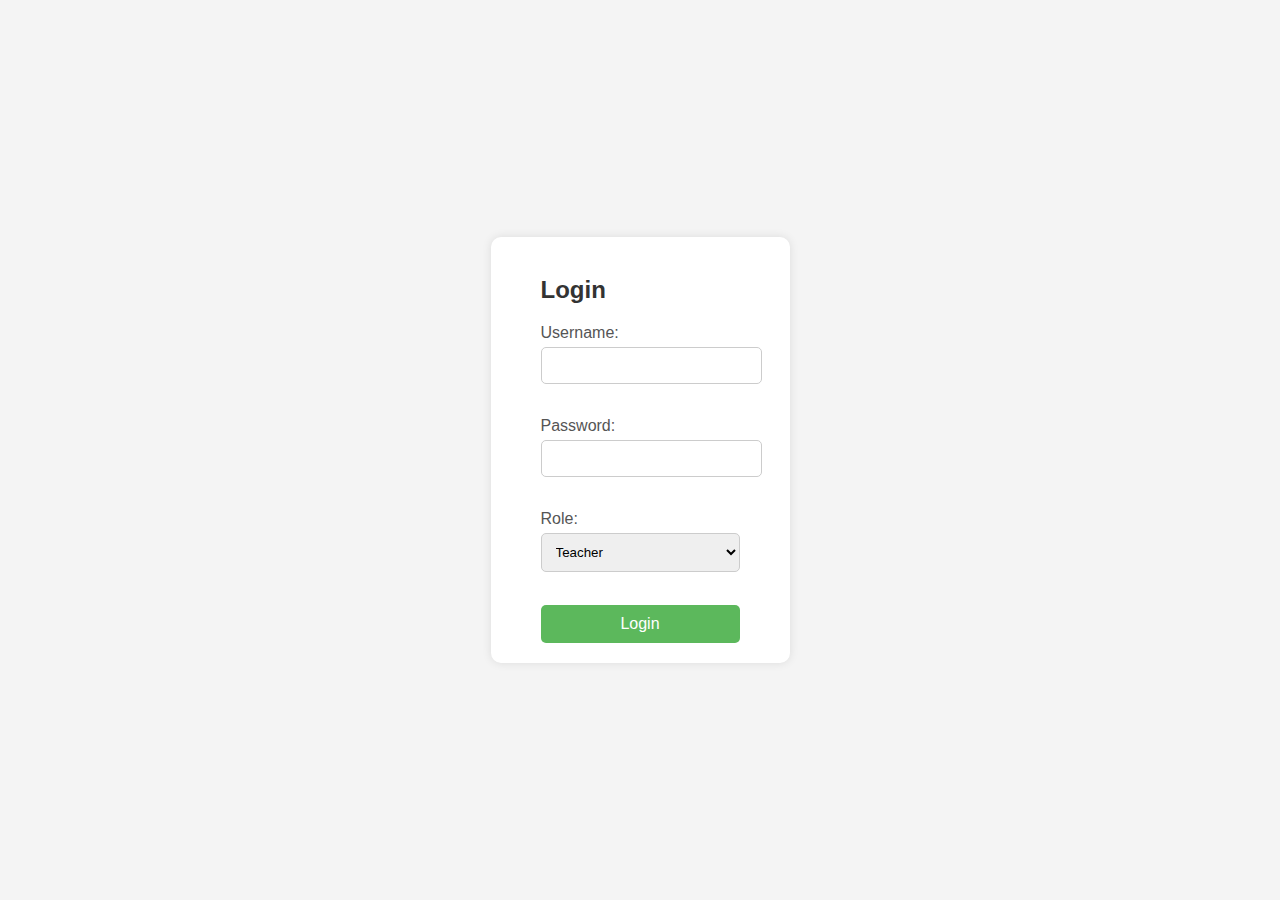
<file: index.html>
<!DOCTYPE html>
<html lang="en">
<head>
    <meta charset="UTF-8">
    <meta name="viewport" content="width=device-width, initial-scale=1.0">
    <title>Login</title>
    <link rel="stylesheet" href="style.css">
</head>
<body>
    <div class="container">
        <h2>Login</h2>
        <form id="loginForm">
            <label for="username">Username:</label>
            <input type="text" id="username" name="username" required><br><br>
            
            <label for="password">Password:</label>
            <input type="password" id="password" name="password" required><br><br>
            
            <label for="role">Role:</label>
            <select id="role" name="role">
                <option value="teacher">Teacher</option>
                <option value="student">Student</option>
            </select><br><br>
            
            <button type="submit">Login</button>
        </form>
    </div>
    <script src="scripts.js"></script>
</body>
</html>
</file>
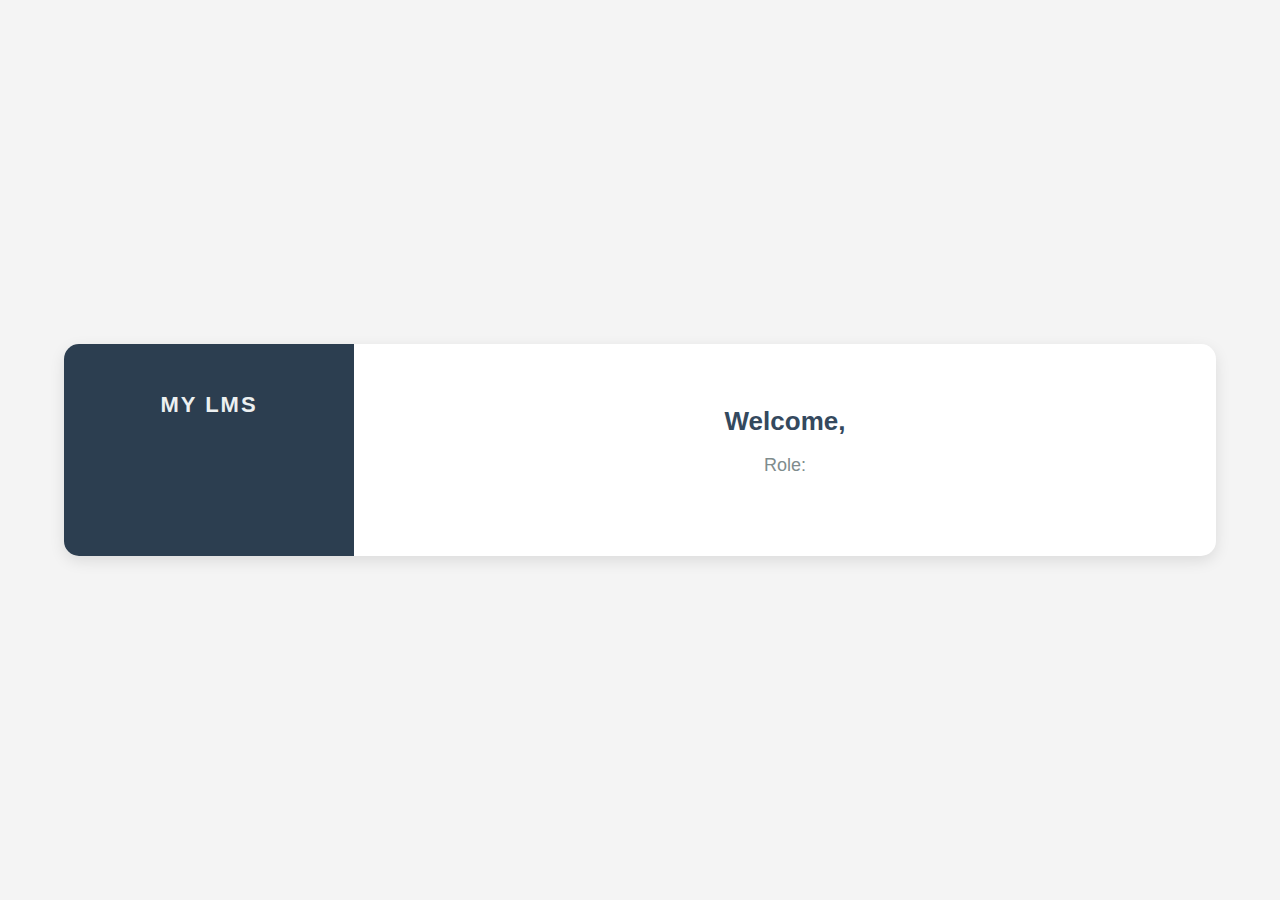
<file: dashboard.html>
<!DOCTYPE html>
<html lang="en">
  <head>
    <meta charset="UTF-8" />
    <meta name="viewport" content="width=device-width, initial-scale=1.0" />
    <title>Dashboard</title>
    <!-- Link to the separate dashboard CSS file -->
    <link rel="stylesheet" href="styless.css" />
  </head>
  <body>
    <div class="dashboard-container">
      <div class="sidebar">
        <h2>My LMS</h2>
        <ul id="sidebarMenu">
          <li id="menuTeacher" style="display: none">
            <a href="uploadss_materials.html">Upload Materials</a>
            <a href="performance_check.html">View Student Performance</a>
            <a href="manage_courses.html">Manage Courses</a>
            <a href="lecture.html">Lectures</a>
            <a href="forum.html">Forum</a>
            <a href="request.html">Requests</a>
            <a href="notice.html">Notices</a>
            <a href="watch_time.html">Watch Time</a>
          </li>
          <li id="menuStudent" style="display: none">
            <a href="view_materials.html">View Materials</a>
            <a href="take_exam.html">Take Exam</a>
            <a href="view_grades.html">View Grades</a>
          </li>
        </ul>
      </div>
      <div class="content">
        <div class="header">
          <h2>Welcome, <span id="usernameDisplay"></span></h2>
          <p>Role: <span id="roleDisplay"></span></p>
        </div>
        <div class="card-container">
          <div class="card" id="teacherDashboard" style="display: none">
            <h3>Teacher Dashboard</h3>
            <p>Manage your courses, materials, and track student progress.</p>
          </div>
          <div class="card" id="studentDashboard" style="display: none">
            <h3>Student Dashboard</h3>
            <p>
              Access your course materials, take exams, and view your grades.
            </p>
          </div>
        </div>
      </div>
    </div>
    <script>
      const role = localStorage.getItem("role");
      const username = localStorage.getItem("username");

      document.getElementById("roleDisplay").textContent =
        role.charAt(0).toUpperCase() + role.slice(1);
      document.getElementById("usernameDisplay").textContent = username;

      if (role === "teacher") {
        document.getElementById("teacherDashboard").style.display = "block";
        document.getElementById("menuTeacher").style.display = "block";
      } else if (role === "student") {
        document.getElementById("studentDashboard").style.display = "block";
        document.getElementById("menuStudent").style.display = "block";
      }
    </script>
  </body>
</html>
</file>
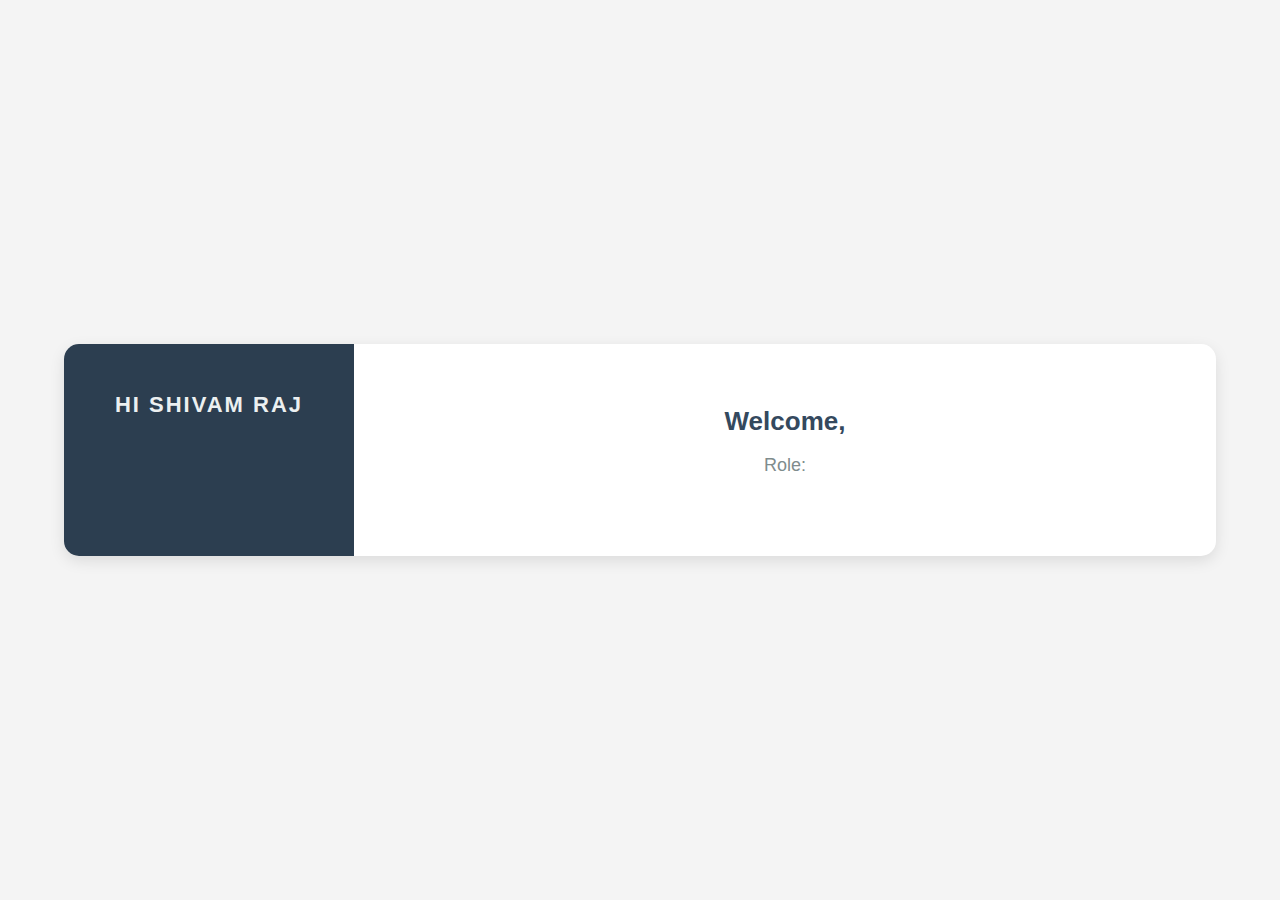
<file: dashboard2.html>
<!DOCTYPE html>
<html lang="en">
  <head>
    <meta charset="UTF-8" />
    <meta name="viewport" content="width=device-width, initial-scale=1.0" />
    <title>Dashboard</title>
    <link rel="stylesheet" href="styless.css" />
  </head>
  <body>
    <div class="dashboard-container">
      <div class="sidebar">
        <h2>Hi Shivam Raj</h2>
        <ul id="sidebarMenu">
          <li id="menuTeacher" style="display: none">
            <a href="uploadss_materials.html">Upload Materials</a>
            <a href="performance_check.html">View Student Performance</a>
            <a href="manage_courses.html">Manage Courses</a> -->
            <a href="lecture.html">Lectures</a>
            <a href="forum.html">Forum</a>
            <a href="request.html">Requests</a>
            <a href="notice.html">Notices</a>
            <a href="watch_time.html">Watch Time</a>
          </li>
          <li id="menuStudent" style="display: none">
            <a href="view_materials.html">View Materials</a>
            <a href="take_exam.html">Take Exam</a>
            <a href="view_grades.html">View Grades</a>
            <a href="lecture.html">Lectures</a>
            <a href="forum.html">Forum</a>
            <a href="request.html">Requests</a>
            <a href="notice.html">Notices</a>
            <a href="watch_time.html">Watch Time</a>
          </li>
        </ul>
      </div>
      <div class="content">
        <div class="header">
          <h2>Welcome, <span id="usernameDisplay"></span></h2>
          <p>Role: <span id="roleDisplay"></span></p>
        </div>
        <div class="card-container">
          <div class="card" id="teacherDashboard" style="display: none">
            <h3>Teacher Dashboard</h3>
            <p>Manage your courses, materials, and track student progress.</p>
          </div>
          <div class="card" id="studentDashboard" style="display: none">
            <h3>Student Dashboard</h3>
            <p>
              Access your course materials, take exams, and view your grades.
            </p>
          </div>
        </div>
      </div>
    </div>
    <script>
      const role = localStorage.getItem("role");
      const username = localStorage.getItem("username");

      document.getElementById("roleDisplay").textContent =
        role.charAt(0).toUpperCase() + role.slice(1);
      document.getElementById("usernameDisplay").textContent = username;

      if (role === "teacher") {
        document.getElementById("teacherDashboard").style.display = "block";
        document.getElementById("menuTeacher").style.display = "block";
      } else if (role === "student") {
        document.getElementById("studentDashboard").style.display = "block";
        document.getElementById("menuStudent").style.display = "block";
      }
    </script>
  </body>
</html>
</file>
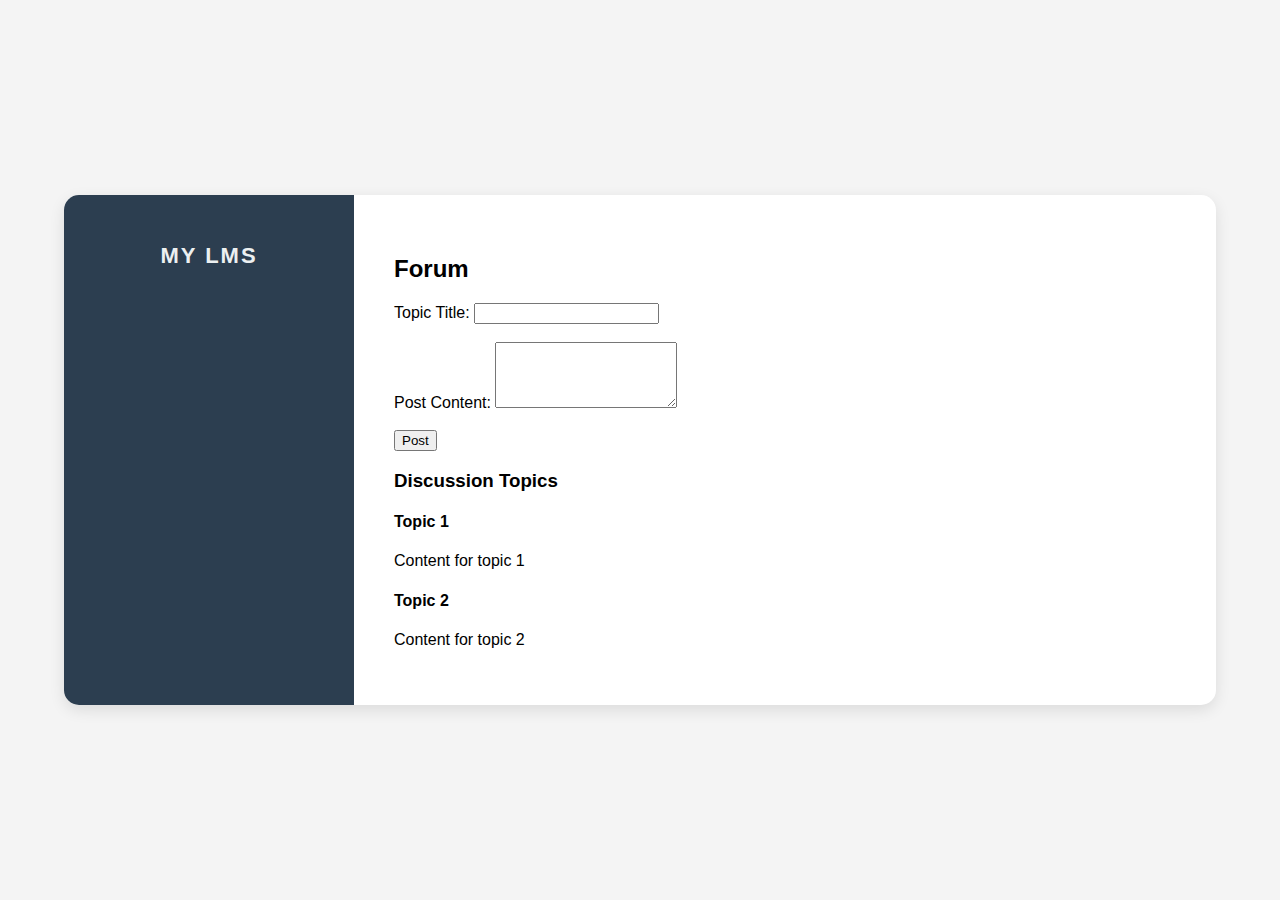
<file: forum.html>
<!DOCTYPE html>
<html lang="en">
  <head>
    <meta charset="UTF-8" />
    <meta name="viewport" content="width=device-width, initial-scale=1.0" />
    <title>Forum</title>
    <link rel="stylesheet" href="styless.css" />
  </head>
  <body>
    <div class="dashboard-container">
      <div class="sidebar">
        <h2>My LMS</h2>
        <ul id="sidebarMenu">
          <li id="menuTeacher" style="display: none">
            <a href="upload_materials.html">Upload Materials</a>
            <a href="view_students.html">View Student Performance</a>
            <a href="manage_courses.html">Manage Courses</a>
            <a href="lecture.html">Lectures</a>
            <a href="forum.html">Forum</a>
            <a href="request.html">Requests</a>
            <a href="notice.html">Notices</a>
            <a href="watch_time.html">Watch Time</a>
          </li>
          <li id="menuStudent" style="display: none">
            <a href="view_materials.html">View Materials</a>
            <a href="take_exam.html">Take Exam</a>
            <a href="view_grades.html">View Grades</a>
            <a href="lecture.html">Lectures</a>
            <a href="forum.html">Forum</a>
            <a href="request.html">Requests</a>
            <a href="notice.html">Notices</a>
            <a href="watch_time.html">Watch Time</a>
          </li>
        </ul>
      </div>
      <div class="content">
        <h2>Forum</h2>
        <form id="postForm">
          <label for="topicTitle">Topic Title:</label>
          <input
            type="text"
            id="topicTitle"
            name="topicTitle"
            required
          /><br /><br />

          <label for="postContent">Post Content:</label>
          <textarea
            id="postContent"
            name="postContent"
            rows="4"
            required
          ></textarea
          ><br /><br />

          <button type="submit">Post</button>
        </form>
        <h3>Discussion Topics</h3>
        <div id="forumTopics">
          <!-- Existing topics will be displayed here -->
        </div>
      </div>
    </div>

    <script>
      // Sample data for existing topics (In a real application, this would come from a backend server)
      const existingTopics = [
        { title: "Topic 1", content: "Content for topic 1" },
        { title: "Topic 2", content: "Content for topic 2" },
      ];

      function displayTopics() {
        const forumTopics = document.getElementById("forumTopics");
        forumTopics.innerHTML = "";

        existingTopics.forEach((topic) => {
          const topicDiv = document.createElement("div");
          topicDiv.classList.add("topic");
          topicDiv.innerHTML = `
                    <h4>${topic.title}</h4>
                    <p>${topic.content}</p>
                `;
          forumTopics.appendChild(topicDiv);
        });
      }

      document
        .getElementById("postForm")
        .addEventListener("submit", function (event) {
          event.preventDefault();

          const title = document.getElementById("topicTitle").value;
          const content = document.getElementById("postContent").value;

          if (title && content) {
            // Add new topic to the list (In a real application, you would send this to a server)
            existingTopics.push({ title, content });
            displayTopics();

            // Clear the form
            document.getElementById("topicTitle").value = "";
            document.getElementById("postContent").value = "";
          }
        });

      // Display existing topics on page load
      displayTopics();
    </script>
  </body>
</html>
</file>
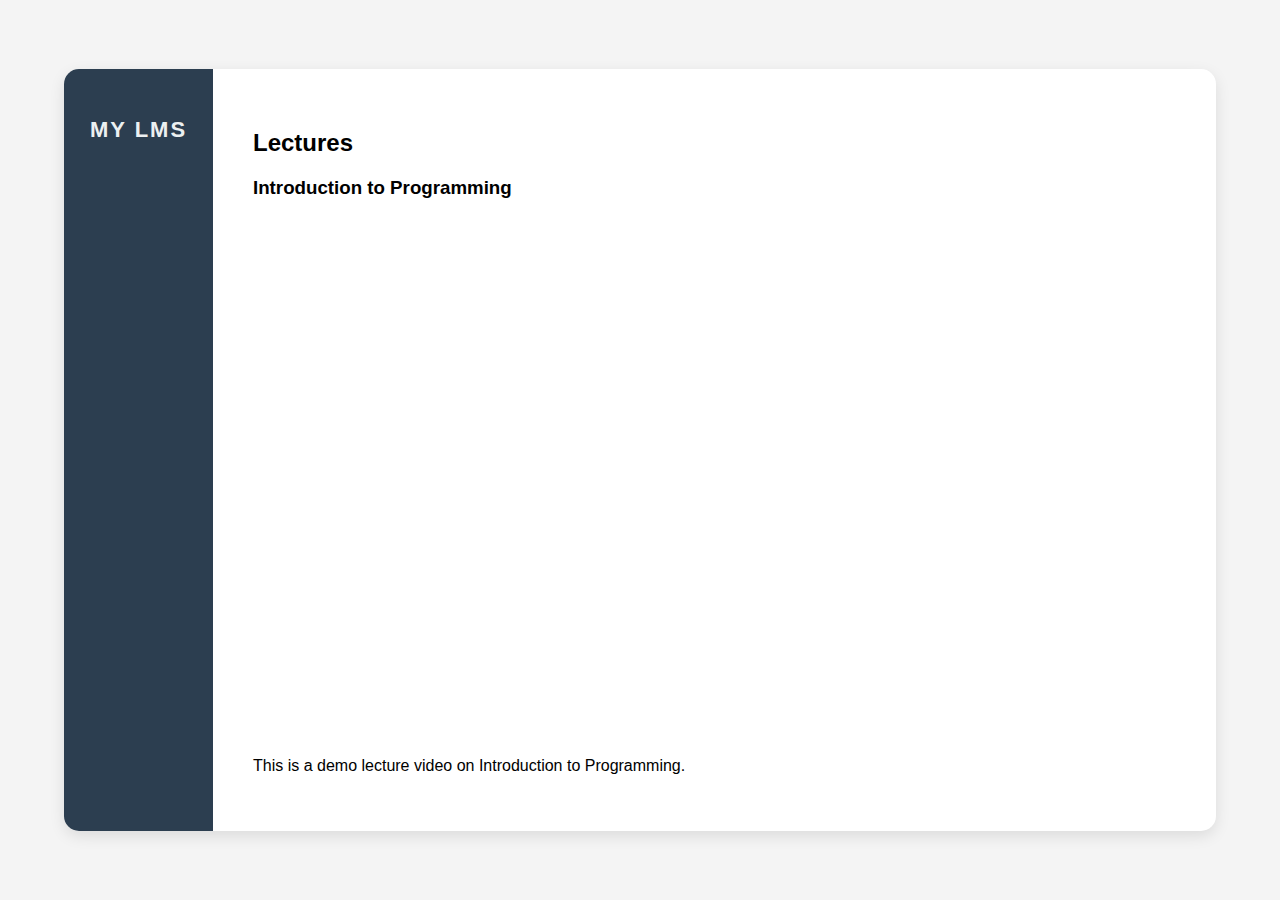
<file: lecture.html>
<!DOCTYPE html>
<html lang="en">
  <head>
    <meta charset="UTF-8" />
    <meta name="viewport" content="width=device-width, initial-scale=1.0" />
    <title>Lectures</title>
    <link rel="stylesheet" href="styless.css" />
  </head>
  <body>
    <div class="dashboard-container">
      <div class="sidebar">
        <h2>My LMS</h2>
        <ul id="sidebarMenu">
          <li id="menuTeacher" style="display: none">
            <a href="upload_materials.html">Upload Materials</a>
            <a href="view_students.html">View Student Performance</a>
            <a href="manage_courses.html">Manage Courses</a>
            <a href="lecture.html">Lectures</a>
            <a href="forum.html">Forum</a>
            <a href="request.html">Requests</a>
            <a href="notice.html">Notices</a>
            <a href="watch_time.html">Watch Time</a>
          </li>
          <li id="menuStudent" style="display: none">
            <a href="view_materials.html">View Materials</a>
            <a href="take_exam.html">Take Exam</a>
            <a href="view_grades.html">View Grades</a>
            <a href="lecture.html">Lectures</a>
            <a href="forum.html">Forum</a>
            <a href="request.html">Requests</a>
            <a href="notice.html">Notices</a>
            <a href="watch_time.html">Watch Time</a>
          </li>
        </ul>
      </div>
      <div class="content">
        <h2>Lectures</h2>
        <div class="video-container">
          <h3>Introduction to Programming</h3>
          <iframe
            width="923"
            height="519"
            src="https://www.youtube.com/embed/Vc_PU5RGDz8"
            title="Experience Galgotias University: A Virtual Tour"
            frameborder="0"
            allow="accelerometer; autoplay; clipboard-write; encrypted-media; gyroscope; picture-in-picture; web-share"
            referrerpolicy="strict-origin-when-cross-origin"
            allowfullscreen
          ></iframe>
          <p>This is a demo lecture video on Introduction to Programming.</p>
        </div>
      </div>
    </div>
  </body>
</html>
</file>
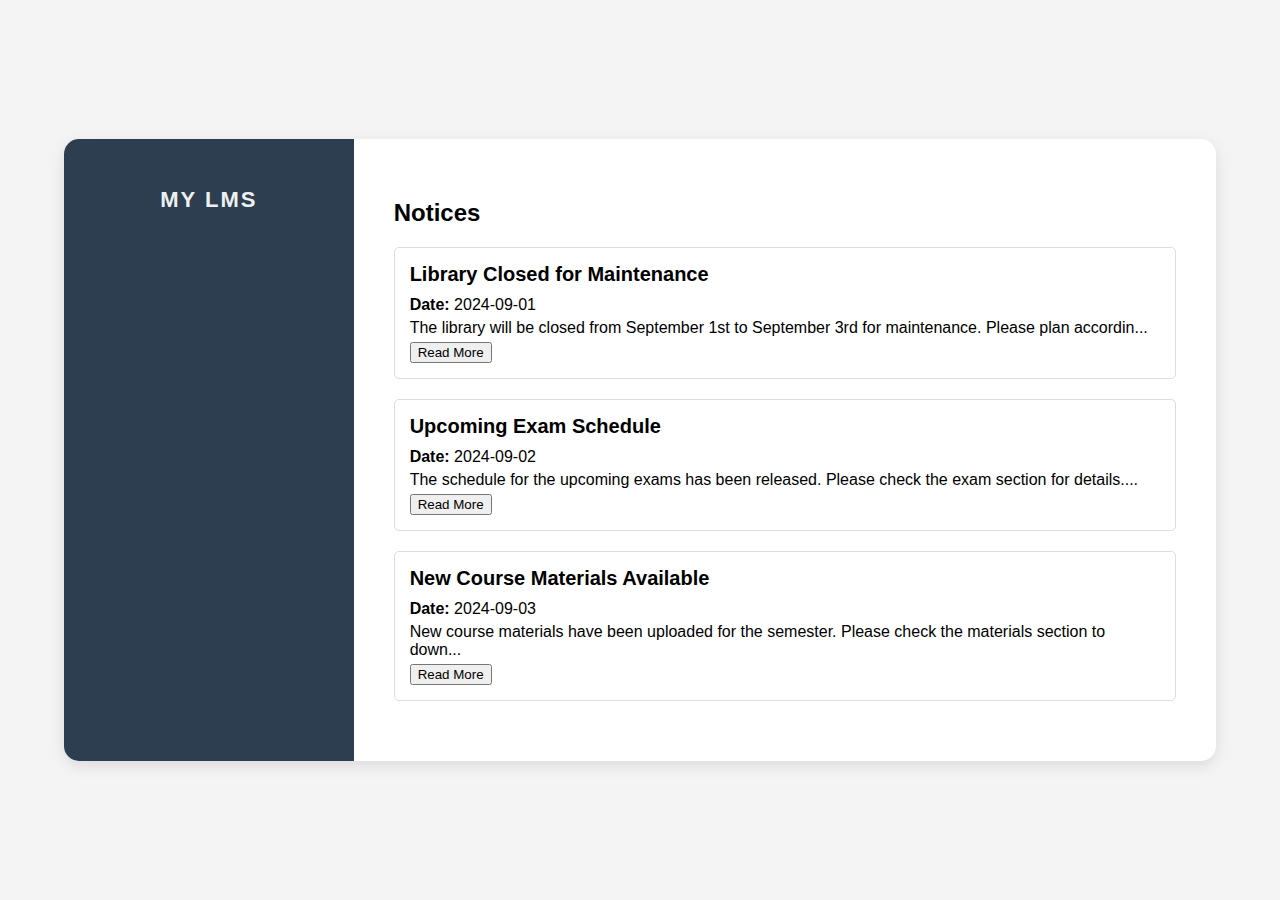
<file: notice.html>
<!DOCTYPE html>
<html lang="en">
  <head>
    <meta charset="UTF-8" />
    <meta name="viewport" content="width=device-width, initial-scale=1.0" />
    <title>Notices</title>
    <link rel="stylesheet" href="styless.css" />
    <style>
      .notice-item {
        margin-bottom: 20px;
        padding: 15px;
        border: 1px solid #ddd;
        border-radius: 5px;
      }

      .notice-item h3 {
        margin: 0 0 10px;
        font-size: 20px;
      }

      .notice-item p {
        margin: 5px 0;
      }

      .notice-item .details {
        display: none;
        margin-top: 10px;
        padding-top: 10px;
        border-top: 1px solid #ddd;
      }
    </style>
  </head>
  <body>
    <div class="dashboard-container">
      <div class="sidebar">
        <h2>My LMS</h2>
        <ul id="sidebarMenu">
          <li id="menuTeacher" style="display: none">
            <a href="upload_materials.html">Upload Materials</a>
            <a href="view_students.html">View Student Performance</a>
            <a href="manage_courses.html">Manage Courses</a>
            <a href="lecture.html">Lectures</a>
            <a href="forum.html">Forum</a>
            <a href="request.html">Requests</a>
            <a href="notice.html">Notices</a>
            <a href="watch_time.html">Watch Time</a>
          </li>
          <li id="menuStudent" style="display: none">
            <a href="view_materials.html">View Materials</a>
            <a href="take_exam.html">Take Exam</a>
            <a href="view_grades.html">View Grades</a>
            <a href="lecture.html">Lectures</a>
            <a href="forum.html">Forum</a>
            <a href="request.html">Requests</a>
            <a href="notice.html">Notices</a>
            <a href="watch_time.html">Watch Time</a>
          </li>
        </ul>
      </div>
      <div class="content">
        <h2>Notices</h2>
        <div id="noticesContainer">
          <!-- Notices will be displayed here -->
        </div>
      </div>
    </div>

    <script>
      // Sample data for notices (In a real application, this would come from a backend server)
      const notices = [
        {
          title: "Library Closed for Maintenance",
          date: "2024-09-01",
          content:
            "The library will be closed from September 1st to September 3rd for maintenance. Please plan accordingly.",
        },
        {
          title: "Upcoming Exam Schedule",
          date: "2024-09-02",
          content:
            "The schedule for the upcoming exams has been released. Please check the exam section for details.",
        },
        {
          title: "New Course Materials Available",
          date: "2024-09-03",
          content:
            "New course materials have been uploaded for the semester. Please check the materials section to download the latest files.",
        },
      ];

      function displayNotices() {
        const noticesContainer = document.getElementById("noticesContainer");
        noticesContainer.innerHTML = "";

        notices.forEach((notice) => {
          const noticeDiv = document.createElement("div");
          noticeDiv.classList.add("notice-item");
          noticeDiv.innerHTML = `
                    <h3>${notice.title}</h3>
                    <p><strong>Date:</strong> ${notice.date}</p>
                    <p>${notice.content.slice(0, 100)}...</p>
                    <button onclick="toggleDetails(this)">Read More</button>
                    <div class="details">${notice.content}</div>
                `;
          noticesContainer.appendChild(noticeDiv);
        });
      }

      function toggleDetails(button) {
        const details = button.nextElementSibling;
        if (details.style.display === "block") {
          details.style.display = "none";
          button.textContent = "Read More";
        } else {
          details.style.display = "block";
          button.textContent = "Read Less";
        }
      }

      // Display notices on page load
      displayNotices();
    </script>
  </body>
</html>
</file>
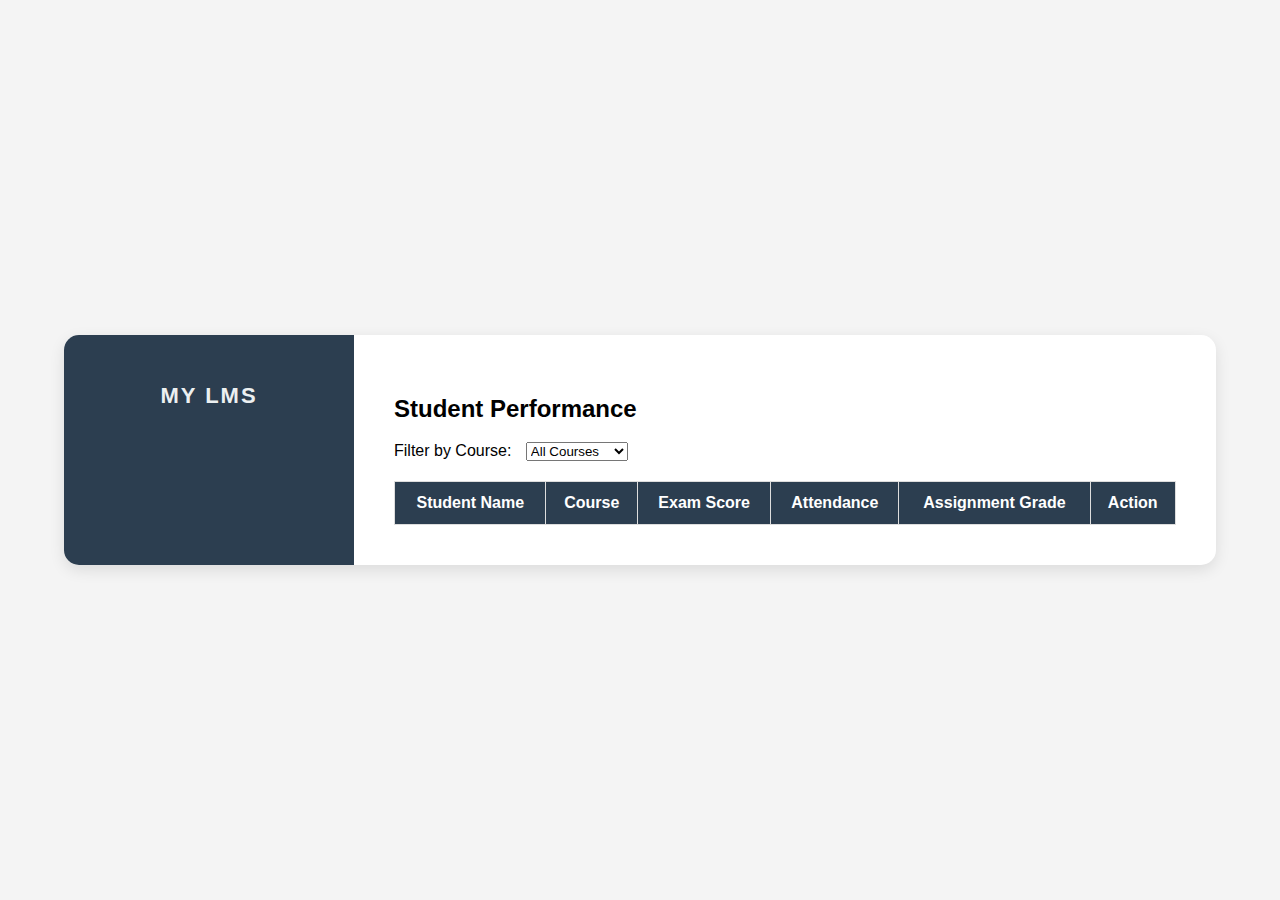
<file: performance_check.html>
<!DOCTYPE html>
<html lang="en">
<head>
    <meta charset="UTF-8">
    <meta name="viewport" content="width=device-width, initial-scale=1.0">
    <title>Student Performance Check</title>
    <link rel="stylesheet" href="styless.css">
    <style>
        table {
            width: 100%;
            border-collapse: collapse;
            margin-top: 20px;
        }

        table, th, td {
            border: 1px solid #ddd;
        }

        th, td {
            padding: 12px;
            text-align: center;
        }

        th {
            background-color: #2c3e50;
            color: white;
        }

        .performance-item {
            margin-bottom: 20px;
            padding: 15px;
            border: 1px solid #ddd;
            border-radius: 5px;
        }

        .performance-item h3 {
            margin-bottom: 10px;
            font-size: 20px;
        }

        .performance-item p {
            margin: 5px 0;
        }

        .performance-item a {
            color: #3498db;
            text-decoration: none;
        }

        .performance-item a:hover {
            text-decoration: underline;
        }

        .filter-container {
            margin-bottom: 20px;
        }

        .filter-container label, .filter-container select {
            margin-right: 10px;
        }
    </style>
</head>
<body>
    <div class="dashboard-container">
        <div class="sidebar">
            <h2>My LMS</h2>
            <ul id="sidebarMenu">
                <li id="menuTeacher" style="display: none;">
                    <a href="upload_materials.html">Upload Materials</a>
                    <a href="view_students.html">View Student Performance</a>
                    <a href="manage_courses.html">Manage Courses</a>
                    <a href="lecture.html">Lectures</a>
                    <a href="forum.html">Forum</a>
                    <a href="request.html">Requests</a>
                    <a href="notice.html">Notices</a>
                    <a href="watch_time.html">Watch Time</a>
                    <a href="performance_check.html">Performance Check</a>
                </li>
            </ul>
        </div>
        <div class="content">
            <h2>Student Performance</h2>

            <div class="filter-container">
                <label for="courseFilter">Filter by Course:</label>
                <select id="courseFilter">
                    <option value="all">All Courses</option>
                    <option value="math">Mathematics</option>
                    <option value="programming">Programming</option>
                    <option value="algorithms">Algorithms</option>
                </select>
            </div>

            <table id="performanceTable">
                <thead>
                    <tr>
                        <th>Student Name</th>
                        <th>Course</th>
                        <th>Exam Score</th>
                        <th>Attendance</th>
                        <th>Assignment Grade</th>
                        <th>Action</th>
                    </tr>
                </thead>
                <tbody>
                    <!-- Data will be dynamically loaded here -->
                </tbody>
            </table>
        </div>
    </div>

    <script>
        // Sample data (In a real application, this data would be fetched from a backend)
        const performanceData = [
            { name: 'John Doe', course: 'Mathematics', examScore: 85, attendance: '90%', assignmentGrade: 'A' },
            { name: 'Jane Smith', course: 'Programming', examScore: 92, attendance: '95%', assignmentGrade: 'A+' },
            { name: 'Alice Johnson', course: 'Algorithms', examScore: 78, attendance: '88%', assignmentGrade: 'B+' },
            { name: 'Bob Brown', course: 'Mathematics', examScore: 65, attendance: '85%', assignmentGrade: 'B' },
            { name: 'Charlie Green', course: 'Programming', examScore: 88, attendance: '92%', assignmentGrade: 'A' }
        ];

        function loadPerformanceData(courseFilter = 'all') {
            const tbody = document.querySelector('#performanceTable tbody');
            tbody.innerHTML = ''; // Clear existing rows

            const filteredData = performanceData.filter(student => {
                return courseFilter === 'all' || student.course.toLowerCase() === courseFilter;
            });

            filteredData.forEach(student => {
                const row = document.createElement('tr');
                row.innerHTML = `
                    <td>${student.name}</td>
                    <td>${student.course}</td>
                    <td>${student.examScore}</td>
                    <td>${student.attendance}</td>
                    <td>${student.assignmentGrade}</td>
                    <td><a href="#" onclick="viewDetails('${student.name}')">View Details</a></td>
                `;
                tbody.appendChild(row);
            });
        }

        function viewDetails(studentName) {
            alert(`Showing detailed performance for ${studentName}`);
            // This function can be expanded to show a detailed view of the student's performance
        }

        // Load all data on page load
        loadPerformanceData();

        // Filter data by course
        document.getElementById('courseFilter').addEventListener('change', function() {
            loadPerformanceData(this.value);
        });
</file>
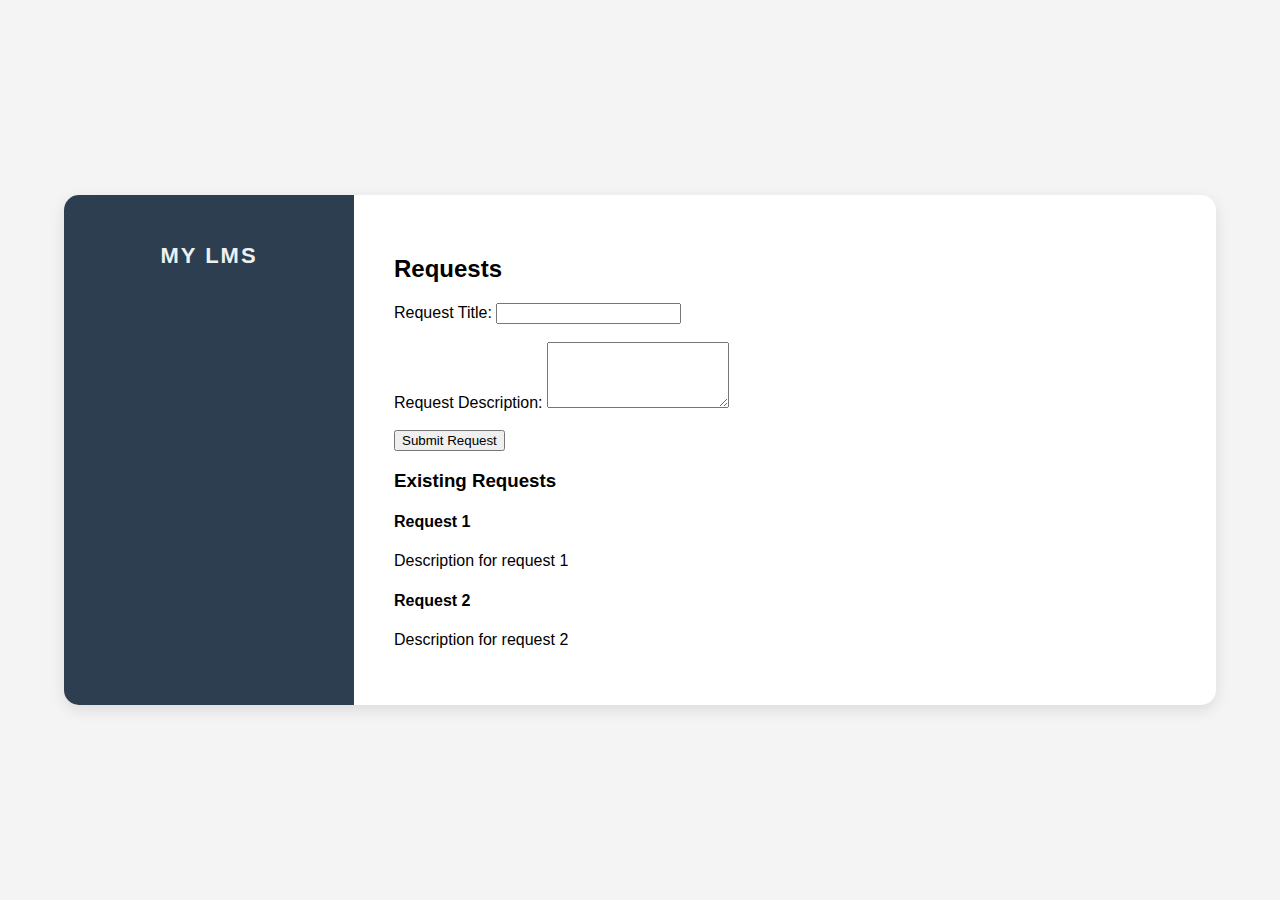
<file: request.html>
<!DOCTYPE html>
<html lang="en">
  <head>
    <meta charset="UTF-8" />
    <meta name="viewport" content="width=device-width, initial-scale=1.0" />
    <title>Requests</title>
    <link rel="stylesheet" href="styless.css" />
  </head>
  <body>
    <div class="dashboard-container">
      <div class="sidebar">
        <h2>My LMS</h2>
        <ul id="sidebarMenu">
          <li id="menuTeacher" style="display: none">
            <a href="upload_materials.html">Upload Materials</a>
            <a href="view_students.html">View Student Performance</a>
            <a href="manage_courses.html">Manage Courses</a>
            <a href="lecture.html">Lectures</a>
            <a href="forum.html">Forum</a>
            <a href="request.html">Requests</a>
            <a href="notice.html">Notices</a>
            <a href="watch_time.html">Watch Time</a>
          </li>
          <li id="menuStudent" style="display: none">
            <a href="view_materials.html">View Materials</a>
            <a href="take_exam.html">Take Exam</a>
            <a href="view_grades.html">View Grades</a>
            <a href="lecture.html">Lectures</a>
            <a href="forum.html">Forum</a>
            <a href="request.html">Requests</a>
            <a href="notice.html">Notices</a>
            <a href="watch_time.html">Watch Time</a>
          </li>
        </ul>
      </div>
      <div class="content">
        <h2>Requests</h2>
        <form id="requestForm">
          <label for="requestTitle">Request Title:</label>
          <input
            type="text"
            id="requestTitle"
            name="requestTitle"
            required
          /><br /><br />

          <label for="requestDescription">Request Description:</label>
          <textarea
            id="requestDescription"
            name="requestDescription"
            rows="4"
            required
          ></textarea
          ><br /><br />

          <button type="submit">Submit Request</button>
        </form>
        <h3>Existing Requests</h3>
        <div id="requestsList">
          <!-- Existing requests will be displayed here -->
        </div>
      </div>
    </div>

    <script>
      // Sample data for existing requests (In a real application, this would come from a backend server)
      const existingRequests = [
        { title: "Request 1", description: "Description for request 1" },
        { title: "Request 2", description: "Description for request 2" },
      ];

      function displayRequests() {
        const requestsList = document.getElementById("requestsList");
        requestsList.innerHTML = "";

        existingRequests.forEach((request) => {
          const requestDiv = document.createElement("div");
          requestDiv.classList.add("request");
          requestDiv.innerHTML = `<h4>${request.title}</h4><p>${request.description}</p>`;
          requestsList.appendChild(requestDiv);
        });
      }

      document
        .getElementById("requestForm")
        .addEventListener("submit", function (event) {
          event.preventDefault();

          const title = document.getElementById("requestTitle").value;
          const description =
            document.getElementById("requestDescription").value;

          if (title && description) {
            // Add new request to the list (In a real application, you would send this to a server)
            existingRequests.push({ title, description });
            displayRequests();

            // Clear the form
            document.getElementById("requestTitle").value = "";
            document.getElementById("requestDescription").value = "";
          }
        });

      // Display existing requests on page load
      displayRequests();
    </script>
  </body>
</html>
</file>
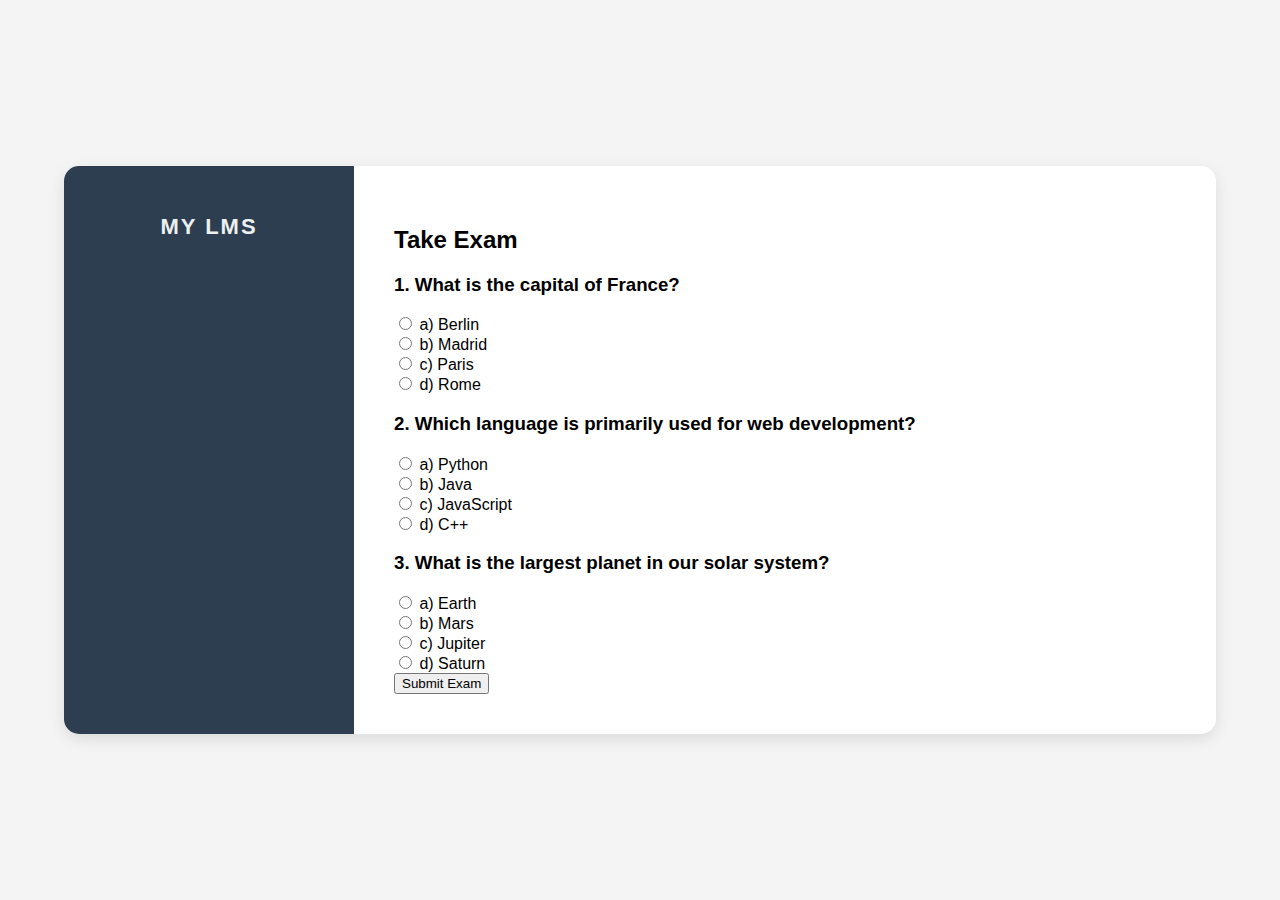
<file: take_exam.html>
<!DOCTYPE html>
<html lang="en">
<head>
    <meta charset="UTF-8">
    <meta name="viewport" content="width=device-width, initial-scale=1.0">
    <title>Take Exam</title>
    <link rel="stylesheet" href="styless.css">
</head>
<body>
    <div class="dashboard-container">
        <div class="sidebar">
            <h2>My LMS</h2>
            <ul id="sidebarMenu">
                <li id="menuTeacher" style="display: none;">
                    <a href="upload_materials.html">Upload Materials</a>
                    <a href="view_students.html">View Student Performance</a>
                    <a href="manage_courses.html">Manage Courses</a>
                    <a href="lecture.html">Lectures</a>
                    <a href="forum.html">Forum</a>
                    <a href="request.html">Requests</a>
                    <a href="notice.html">Notices</a>
                    <a href="watch_time.html">Watch Time</a>
                </li>
                <li id="menuStudent" style="display: none;">
                    <a href="view_materials.html">View Materials</a>
                    <a href="take_exam.html">Take Exam</a>
                    <a href="view_grades.html">View Grades</a>
                    <a href="lecture.html">Lectures</a>
                    <a href="forum.html">Forum</a>
                    <a href="request.html">Requests</a>
                    <a href="notice.html">Notices</a>
                    <a href="watch_time.html">Watch Time</a>
                </li>
            </ul>
        </div>
        <div class="content">
            <h2>Take Exam</h2>
            <form id="examForm">
                <div class="question">
                    <h3>1. What is the capital of France?</h3>
                    <label>
                        <input type="radio" name="q1" value="a" required> a) Berlin
                    </label><br>
                    <label>
                        <input type="radio" name="q1" value="b"> b) Madrid
                    </label><br>
                    <label>
                        <input type="radio" name="q1" value="c"> c) Paris
                    </label><br>
                    <label>
                        <input type="radio" name="q1" value="d"> d) Rome
                    </label>
                </div>
                
                <div class="question">
                    <h3>2. Which language is primarily used for web development?</h3>
                    <label>
                        <input type="radio" name="q2" value="a" required> a) Python
                    </label><br>
                    <label>
                        <input type="radio" name="q2" value="b"> b) Java
                    </label><br>
                    <label>
                        <input type="radio" name="q2" value="c"> c) JavaScript
                    </label><br>
                    <label>
                        <input type="radio" name="q2" value="d"> d) C++
                    </label>
                </div>
                
                <div class="question">
                    <h3>3. What is the largest planet in our solar system?</h3>
                    <label>
                        <input type="radio" name="q3" value="a" required> a) Earth
                    </label><br>
                    <label>
                        <input type="radio" name="q3" value="b"> b) Mars
                    </label><br>
                    <label>
                        <input type="radio" name="q3" value="c"> c) Jupiter
                    </label><br>
                    <label>
                        <input type="radio" name="q3" value="d"> d) Saturn
                    </label>
                </div>
                
                <button type="submit">Submit Exam</button>
            </form>
            <div id="result" style="display: none;">
                <h3>Exam Results</h3>
                <p id="resultText"></p>
            </div>
        </div>
    </div>

    <script>
        document.getElementById('examForm').addEventListener('submit', function(event) {
            event.preventDefault();

            const correctAnswers = {
                q1: 'c',
                q2: 'c',
                q3: 'c'
            };

            let score = 0;
            const formData = new FormData(event.target);
            formData.forEach((value, key) => {
                if (correctAnswers[key] === value) {
                    score++;
                }
            });

            const totalQuestions = Object.keys(correctAnswers).length;
            const resultText = `You scored ${score} out of ${totalQuestions}.`;

            document.getElementById('resultText').textContent = resultText;
            document.getElementById('result').style.display = 'block';
        });
    </script>
</body>
</html>
</file>
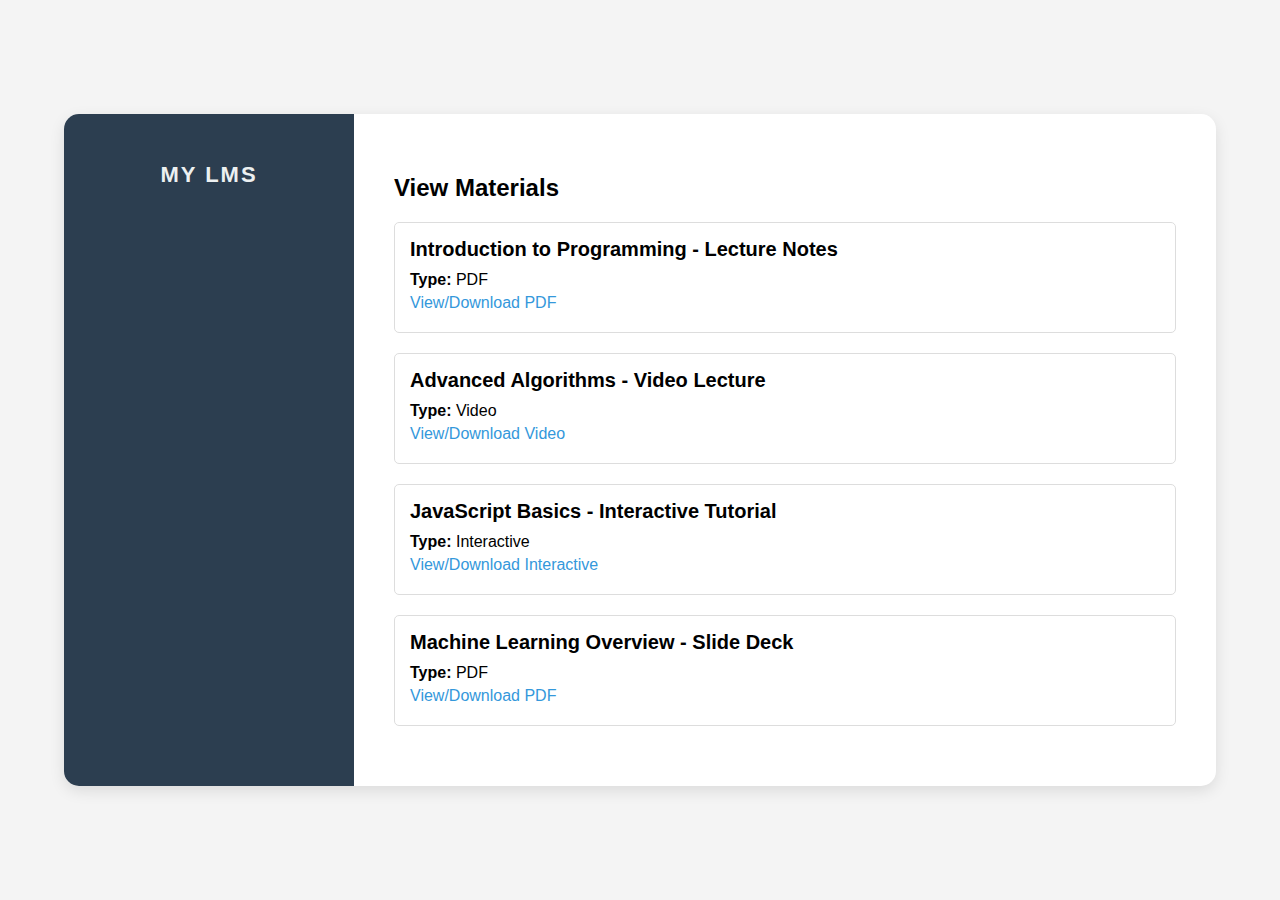
<file: upload_materials.html>
<!DOCTYPE html>
<html lang="en">
  <head>
    <meta charset="UTF-8" />
    <meta name="viewport" content="width=device-width, initial-scale=1.0" />
    <title>View Materials</title>
    <link rel="stylesheet" href="styless.css" />
    <style>
      .material-item {
        margin-bottom: 20px;
        padding: 15px;
        border: 1px solid #ddd;
        border-radius: 5px;
      }

      .material-item h3 {
        margin: 0 0 10px;
        font-size: 20px;
      }

      .material-item p {
        margin: 5px 0;
      }

      .material-item a {
        color: #3498db;
        text-decoration: none;
      }

      .material-item a:hover {
        text-decoration: underline;
      }
    </style>
  </head>
  <body>
    <div class="dashboard-container">
      <div class="sidebar">
        <h2>My LMS</h2>
        <ul id="sidebarMenu">
          <li id="menuTeacher" style="display: none">
            <a href="upload_materials.html">Upload Materials</a>
            <a href="view_students.html">View Student Performance</a>
            <a href="manage_courses.html">Manage Courses</a>
            <a href="lecture.html">Lectures</a>
            <a href="forum.html">Forum</a>
            <a href="request.html">Requests</a>
            <a href="notice.html">Notices</a>
            <a href="watch_time.html">Watch Time</a>
          </li>
          <li id="menuStudent" style="display: none">
            <a href="view_materials.html">View Materials</a>
            <a href="take_exam.html">Take Exam</a>
            <a href="view_grades.html">View Grades</a>
            <a href="lecture.html">Lectures</a>
            <a href="forum.html">Forum</a>
            <a href="request.html">Requests</a>
            <a href="notice.html">Notices</a>
            <a href="watch_time.html">Watch Time</a>
          </li>
        </ul>
      </div>
      <div class="content">
        <h2>View Materials</h2>
        <div id="materialsContainer">
          <!-- Materials will be displayed here -->
        </div>
      </div>
    </div>

    <script>
      // Sample data for materials (In a real application, this would come from a backend server)
      const materials = [
        {
          title: "Introduction to Programming - Lecture Notes",
          type: "PDF",
          link: "path/to/intro_programming.pdf",
        },
        {
          title: "Advanced Algorithms - Video Lecture",
          type: "Video",
          link: "https://www.youtube.com/watch?v=dQw4w9WgXcQ",
        },
        {
          title: "JavaScript Basics - Interactive Tutorial",
          type: "Interactive",
          link: "path/to/js_basics.html",
        },
        {
          title: "Machine Learning Overview - Slide Deck",
          type: "PDF",
          link: "path/to/ml_overview.pdf",
        },
      ];

      function displayMaterials() {
        const materialsContainer =
          document.getElementById("materialsContainer");
        materialsContainer.innerHTML = "";

        materials.forEach((material) => {
          const materialDiv = document.createElement("div");
          materialDiv.classList.add("material-item");
          materialDiv.innerHTML = `
                    <h3>${material.title}</h3>
                    <p><strong>Type:</strong> ${material.type}</p>
                    <p><a href="${material.link}" target="_blank">View/Download ${material.type}</a></p>
                `;
          materialsContainer.appendChild(materialDiv);
        });
      }

      // Display materials on page load
      displayMaterials();
    </script>
  </body>
</html>
</file>
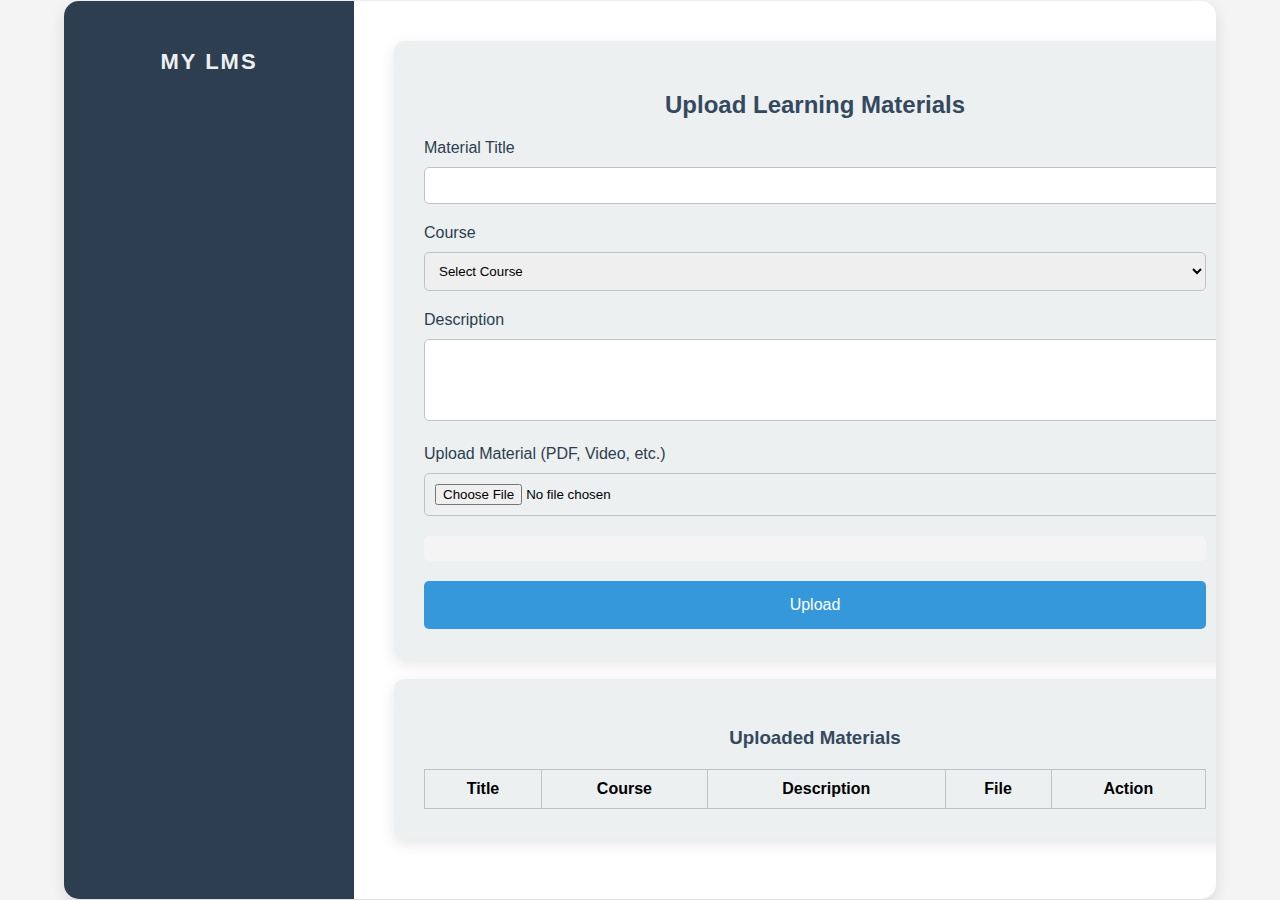
<file: uploadss.html>
<!DOCTYPE html>
<html lang="en">
  <head>
    <meta charset="UTF-8" />
    <meta name="viewport" content="width=device-width, initial-scale=1.0" />
    <title>Upload Materials</title>
    <link rel="stylesheet" href="styless.css" />
    <style>
      .upload-container {
        margin-top: 20px;
        padding: 30px;
        background-color: #ecf0f1;
        border-radius: 10px;
        box-shadow: 0 5px 15px rgba(0, 0, 0, 0.1);
        width: 100%;
        max-width: 800px;
        margin: 0 auto;
      }

      .upload-container h2 {
        text-align: center;
        margin-bottom: 20px;
        color: #34495e;
      }

      .upload-container label {
        display: block;
        margin-bottom: 10px;
        color: #2c3e50;
      }

      .upload-container input,
      .upload-container select,
      .upload-container textarea {
        width: 100%;
        padding: 10px;
        margin-bottom: 20px;
        border: 1px solid #bdc3c7;
        border-radius: 5px;
      }

      .upload-container button {
        width: 100%;
        padding: 15px;
        background-color: #3498db;
        color: #fff;
        border: none;
        border-radius: 5px;
        font-size: 16px;
        cursor: pointer;
      }

      .upload-container button:hover {
        background-color: #2980b9;
      }

      .progress-bar {
        height: 25px;
        background-color: #f4f4f4;
        border-radius: 5px;
        margin-bottom: 20px;
        overflow: hidden;
      }

      .progress-bar div {
        height: 100%;
        background-color: #3498db;
        width: 0;
        transition: width 0.3s;
      }

      .material-list {
        margin-top: 30px;
        padding: 30px;
        background-color: #ecf0f1;
        border-radius: 10px;
        box-shadow: 0 5px 15px rgba(0, 0, 0, 0.1);
        width: 100%;
        max-width: 800px;
        margin: 20px auto;
      }

      .material-list h3 {
        text-align: center;
        margin-bottom: 20px;
        color: #34495e;
      }

      .material-list table {
        width: 100%;
        border-collapse: collapse;
      }

      .material-list th,
      .material-list td {
        padding: 10px;
        border: 1px solid #bdc3c7;
        text-align: center;
      }

      .material-list td a {
        color: #3498db;
        text-decoration: none;
      }

      .material-list td a:hover {
        text-decoration: underline;
      }
    </style>
  </head>
  <body>
    <div class="dashboard-container">
      <div class="sidebar">
        <h2>My LMS</h2>
        <ul id="sidebarMenu">
          <li id="menuTeacher" style="display: none">
            <a href="upload_materials.html">Upload Materials</a>
            <a href="view_students.html">View Student Performance</a>
            <a href="manage_courses.html">Manage Courses</a>
            <a href="lecture.html">Lectures</a>
            <a href="forum.html">Forum</a>
            <a href="request.html">Requests</a>
            <a href="notice.html">Notices</a>
            <a href="watch_time.html">Watch Time</a>
            <a href="performance_check.html">Performance Check</a>
          </li>
        </ul>
      </div>

      <div class="content">
        <div class="upload-container">
          <h2>Upload Learning Materials</h2>
          <form id="uploadForm">
            <label for="title">Material Title</label>
            <input type="text" id="title" name="title" required />

            <label for="course">Course</label>
            <select id="course" name="course" required>
              <option value="">Select Course</option>
              <option value="math">Mathematics</option>
              <option value="programming">Programming</option>
              <option value="algorithms">Algorithms</option>
            </select>

            <label for="description">Description</label>
            <textarea
              id="description"
              name="description"
              rows="4"
              required
            ></textarea>

            <label for="file">Upload Material (PDF, Video, etc.)</label>
            <input
              type="file"
              id="file"
              name="file"
              accept=".pdf,.mp4,.pptx,.docx,.zip"
              required
            />

            <div class="progress-bar" id="progressBar">
              <div id="progress"></div>
            </div>

            <button type="submit">Upload</button>
          </form>
        </div>

        <div class="material-list" id="materialList">
          <h3>Uploaded Materials</h3>
          <table>
            <thead>
              <tr>
                <th>Title</th>
                <th>Course</th>
                <th>Description</th>
                <th>File</th>
                <th>Action</th>
              </tr>
            </thead>
            <tbody id="materialTableBody">
              <!-- Material rows will be inserted here dynamically -->
            </tbody>
          </table>
        </div>
      </div>
    </div>

    <script>
      document
        .getElementById("uploadForm")
        .addEventListener("submit", function (event) {
          event.preventDefault();

          const title = document.getElementById("title").value;
          const course = document.getElementById("course").value;
          const description = document.getElementById("description").value;
          const file = document.getElementById("file").files[0];

          if (title && course && description && file) {
            // Simulate file upload with progress bar
            const progressBar = document.getElementById("progress");
            let progress = 0;

            const interval = setInterval(() => {
              progress += 10;
              progressBar.style.width = progress + "%";
              if (progress >= 100) {
                clearInterval(interval);
                alert("Material uploaded successfully!");

                // Add material to the table (simulating a successful upload)
                const tableBody = document.getElementById("materialTableBody");
                const newRow = `
                            <tr>
                                <td>${title}</td>
                                <td>${course}</td>
                                <td>${description}</td>
                                <td><a href="#" download="${file.name}">Download</a></td>
                                <td><a href="#" class="delete-link">Delete</a></td>
                            </tr>
                        `;
                tableBody.insertAdjacentHTML("beforeend", newRow);
                progressBar.style.width = "0%";

                // Clear form inputs
                document.getElementById("uploadForm").reset();
              }
            }, 200);
          } else {
            alert("Please fill in all fields and upload a valid file.");
          }
        });

      // Handle delete action (Simulated)
      document.addEventListener("click", function (event) {
        if (event.target.classList.contains("delete-link")) {
          event.preventDefault();
          const row = event.target.closest("tr");
          row.remove();
          alert("Material deleted successfully!");
        }
      });
    </script>
  </body>
</html>
</file>
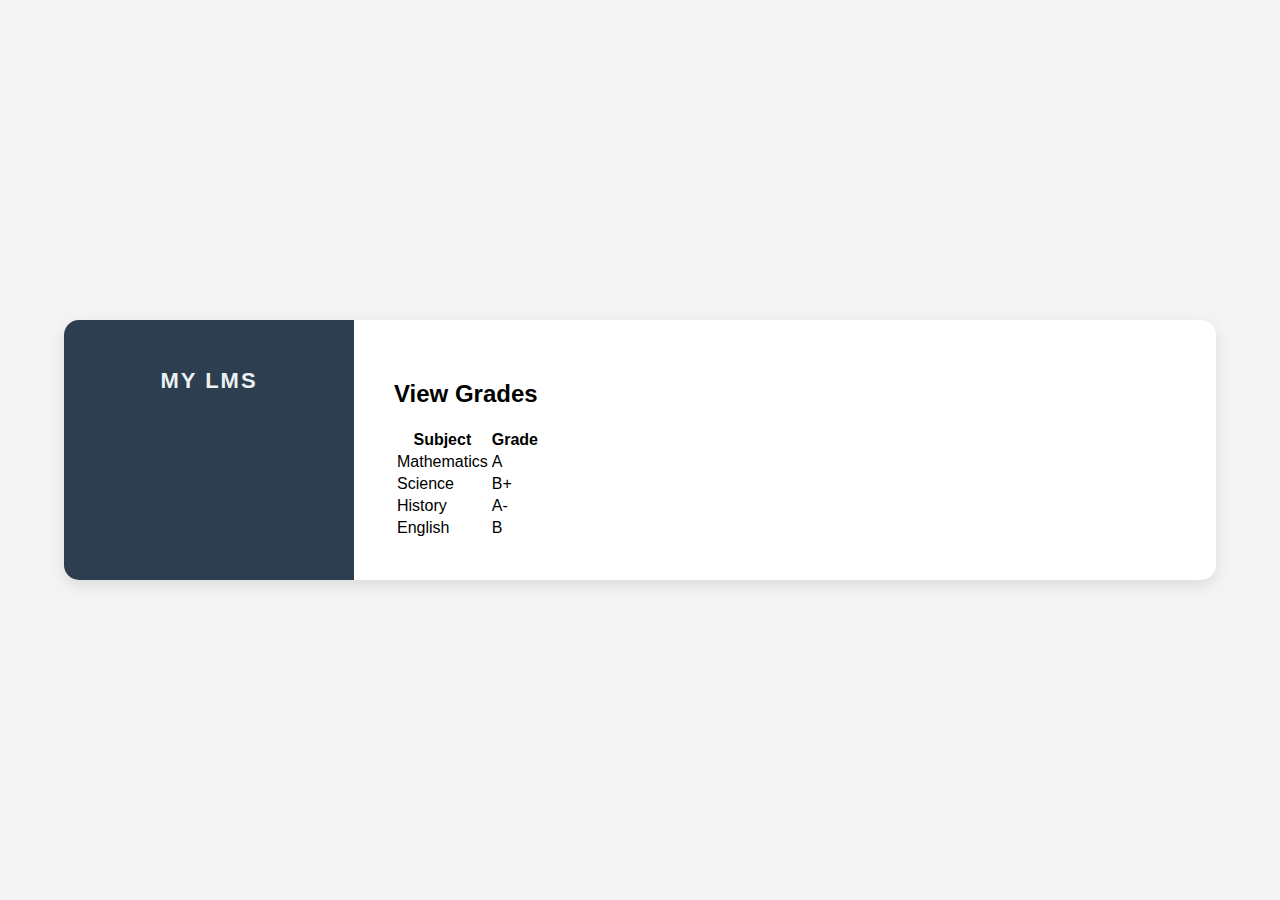
<file: view_grades.html>
<!DOCTYPE html>
<html lang="en">
  <head>
    <meta charset="UTF-8" />
    <meta name="viewport" content="width=device-width, initial-scale=1.0" />
    <title>View Grades</title>
    <link rel="stylesheet" href="styless.css" />
  </head>
  <body>
    <div class="dashboard-container">
      <div class="sidebar">
        <h2>My LMS</h2>
        <ul id="sidebarMenu">
          <li id="menuTeacher" style="display: none">
            <a href="upload_materials.html">Upload Materials</a>
            <a href="view_students.html">View Student Performance</a>
            <a href="manage_courses.html">Manage Courses</a>
            <a href="lecture.html">Lectures</a>
            <a href="forum.html">Forum</a>
            <a href="request.html">Requests</a>
            <a href="notice.html">Notices</a>
            <a href="watch_time.html">Watch Time</a>
          </li>
          <li id="menuStudent" style="display: none">
            <a href="view_materials.html">View Materials</a>
            <a href="take_exam.html">Take Exam</a>
            <a href="view_grades.html">View Grades</a>
            <a href="lecture.html">Lectures</a>
            <a href="forum.html">Forum</a>
            <a href="request.html">Requests</a>
            <a href="notice.html">Notices</a>
            <a href="watch_time.html">Watch Time</a>
          </li>
        </ul>
      </div>
      <div class="content">
        <h2>View Grades</h2>
        <div id="gradesTable">
          <!-- Grades will be displayed here -->
        </div>
      </div>
    </div>

    <script>
      // Sample data for grades (In a real application, this would come from a backend server)
      const studentGrades = [
        { subject: "Mathematics", grade: "A" },
        { subject: "Science", grade: "B+" },
        { subject: "History", grade: "A-" },
        { subject: "English", grade: "B" },
      ];

      function displayGrades() {
        const gradesTable = document.getElementById("gradesTable");
        gradesTable.innerHTML = `
                <table>
                    <thead>
                        <tr>
                            <th>Subject</th>
                            <th>Grade</th>
                        </tr>
                    </thead>
                    <tbody>
                        ${studentGrades
                          .map(
                            (grade) => `
                            <tr>
                                <td>${grade.subject}</td>
                                <td>${grade.grade}</td>
                            </tr>
                        `
                          )
                          .join("")}
                    </tbody>
                </table>
            `;
      }

      // Display grades on page load
      displayGrades();
    </script>
  </body>
</html>
</file>
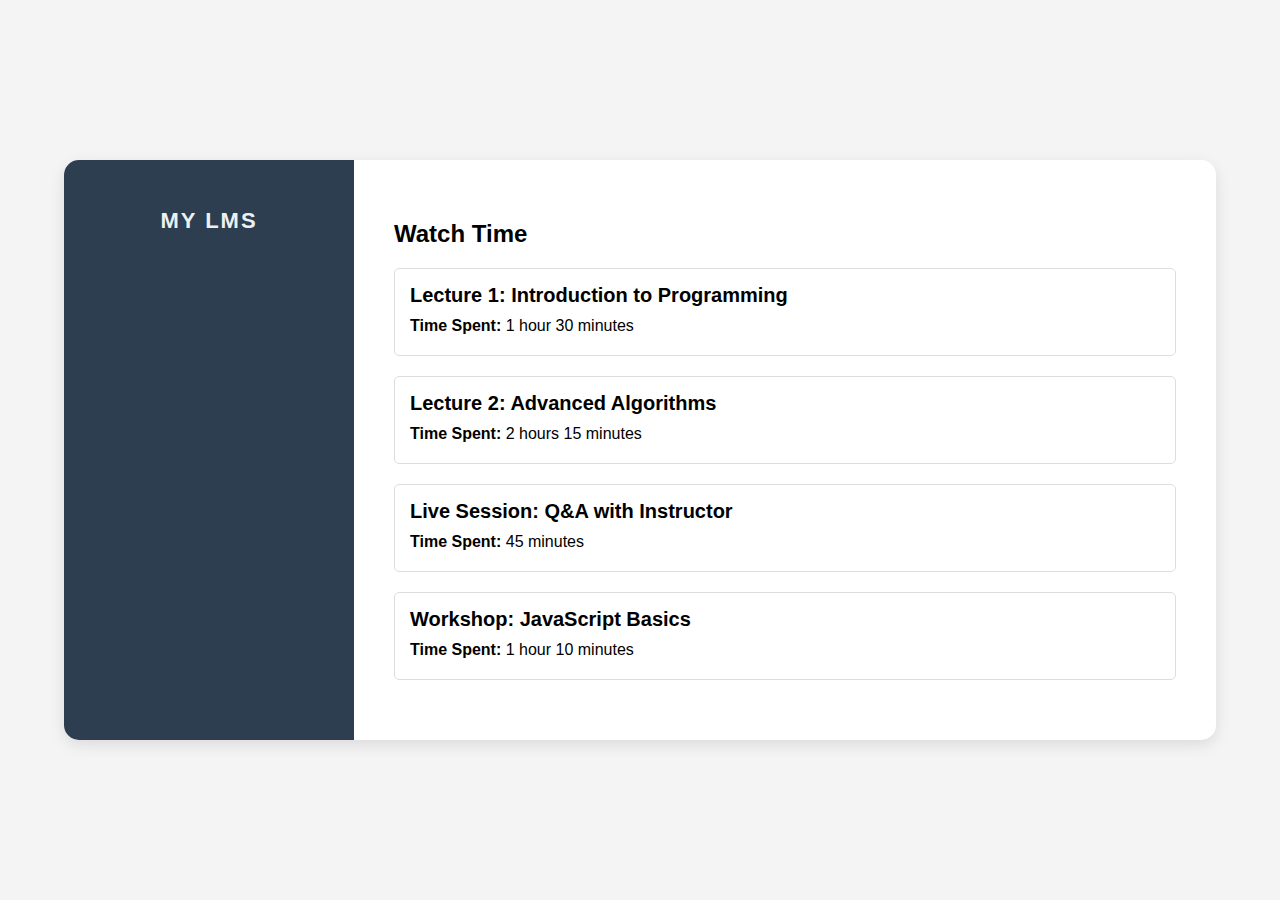
<file: watch_time.html>
<!DOCTYPE html>
<html lang="en">
  <head>
    <meta charset="UTF-8" />
    <meta name="viewport" content="width=device-width, initial-scale=1.0" />
    <title>Watch Time</title>
    <link rel="stylesheet" href="styless.css" />
    <style>
      .watchtime-item {
        margin-bottom: 20px;
        padding: 15px;
        border: 1px solid #ddd;
        border-radius: 5px;
      }

      .watchtime-item h3 {
        margin: 0 0 10px;
        font-size: 20px;
      }

      .watchtime-item p {
        margin: 5px 0;
      }
    </style>
  </head>
  <body>
    <div class="dashboard-container">
      <div class="sidebar">
        <h2>My LMS</h2>
        <ul id="sidebarMenu">
          <li id="menuTeacher" style="display: none">
            <a href="upload_materials.html">Upload Materials</a>
            <a href="view_students.html">View Student Performance</a>
            <a href="manage_courses.html">Manage Courses</a>
            <a href="lecture.html">Lectures</a>
            <a href="forum.html">Forum</a>
            <a href="request.html">Requests</a>
            <a href="notice.html">Notices</a>
            <a href="watch_time.html">Watch Time</a>
          </li>
          <li id="menuStudent" style="display: none">
            <a href="view_materials.html">View Materials</a>
            <a href="take_exam.html">Take Exam</a>
            <a href="view_grades.html">View Grades</a>
            <a href="lecture.html">Lectures</a>
            <a href="forum.html">Forum</a>
            <a href="request.html">Requests</a>
            <a href="notice.html">Notices</a>
            <a href="watch_time.html">Watch Time</a>
          </li>
        </ul>
      </div>
      <div class="content">
        <h2>Watch Time</h2>
        <div id="watchTimeContainer">
          <!-- Watch time data will be displayed here -->
        </div>
      </div>
    </div>

    <script>
      // Sample data for watch time (In a real application, this would come from a backend server)
      const watchTimeData = [
        {
          activity: "Lecture 1: Introduction to Programming",
          timeSpent: "1 hour 30 minutes",
        },
        {
          activity: "Lecture 2: Advanced Algorithms",
          timeSpent: "2 hours 15 minutes",
        },
        {
          activity: "Live Session: Q&A with Instructor",
          timeSpent: "45 minutes",
        },
        {
          activity: "Workshop: JavaScript Basics",
          timeSpent: "1 hour 10 minutes",
        },
      ];

      function displayWatchTime() {
        const watchTimeContainer =
          document.getElementById("watchTimeContainer");
        watchTimeContainer.innerHTML = "";

        watchTimeData.forEach((entry) => {
          const entryDiv = document.createElement("div");
          entryDiv.classList.add("watchtime-item");
          entryDiv.innerHTML = `
                    <h3>${entry.activity}</h3>
                    <p><strong>Time Spent:</strong> ${entry.timeSpent}</p>
                `;
          watchTimeContainer.appendChild(entryDiv);
        });
      }

      // Display watch time data on page load
      displayWatchTime();
    </script>
  </body>
</html>
</file>
<file: style.css>
body {
    font-family: Arial, sans-serif;
    background-color: #f4f4f4;
    display: flex;
    justify-content: center;
    align-items: center;
    height: 100vh;
    margin: 0;
}

.container {
    background-color: #fff;
    padding: 20px 50px;
    border-radius: 10px;
    box-shadow: 0 0 10px rgba(0, 0, 0, 0.1);
}

h2 {
    margin-bottom: 20px;
    color: #333;
}

label {
    display: block;
    margin-bottom: 5px;
    color: #555;
}

input, select {
    width: 100%;
    padding: 10px;
    margin-bottom: 15px;
    border: 1px solid #ccc;
    border-radius: 5px;
}

button {
    width: 100%;
    padding: 10px;
    background-color: #5cb85c;
    border: none;
    border-radius: 5px;
    color: #fff;
    font-size: 16px;
    cursor: pointer;
}

button:hover {
    background-color: #4cae4c;
}
</file>
<file: styless.css>
body {
    margin: 0;
    font-family: 'Segoe UI', Tahoma, Geneva, Verdana, sans-serif;
    background-color: #f4f4f4;
    display: flex;
    justify-content: center;
    align-items: center;
    height: 100vh;
}

.dashboard-container {
    display: flex;
    width: 90%;
    max-width: 1200px;
    background-color: #fff;
    border-radius: 15px;
    box-shadow: 0 5px 15px rgba(0, 0, 0, 0.1);
    overflow: hidden;
}

.sidebar {
    background-color: #2c3e50;
    color: #ecf0f1;
    width: 250px;
    padding: 30px 20px;
    text-align: center;
}

.sidebar h2 {
    margin-bottom: 20px;
    font-size: 22px;
    text-transform: uppercase;
    letter-spacing: 2px;
}

.sidebar ul {
    list-style: none;
    padding: 0;
}

.sidebar ul li {
    margin: 20px 0;
}

.sidebar ul li a {
    color: #ecf0f1;
    text-decoration: none;
    font-size: 18px;
    display: block;
    padding: 10px 15px;
    background-color: #34495e;
    border-radius: 5px;
    transition: background-color 0.3s;
}

.sidebar ul li a:hover {
    background-color: #1abc9c;
}

.content {
    flex-grow: 1;
    padding: 40px;
}

.header {
    margin-bottom: 40px;
    text-align: center;
}

.header h2 {
    font-size: 26px;
    color: #34495e;
    margin-bottom: 10px;
}

.header p {
    font-size: 18px;
    color: #7f8c8d;
}

.card-container {
    display: flex;
    justify-content: space-around;
}

.card {
    width: 45%;
    background-color: #ecf0f1;
    padding: 30px;
    border-radius: 10px;
    box-shadow: 0 5px 15px rgba(0, 0, 0, 0.1);
    text-align: center;
    transition: transform 0.3s;
}

.card:hover {
    transform: translateY(-10px);
}

.card h3 {
    font-size: 22px;
    color: #2c3e50;
    margin-bottom: 15px;
}

.card p {
    font-size: 16px;
    color: #7f8c8d;
}
</file>
